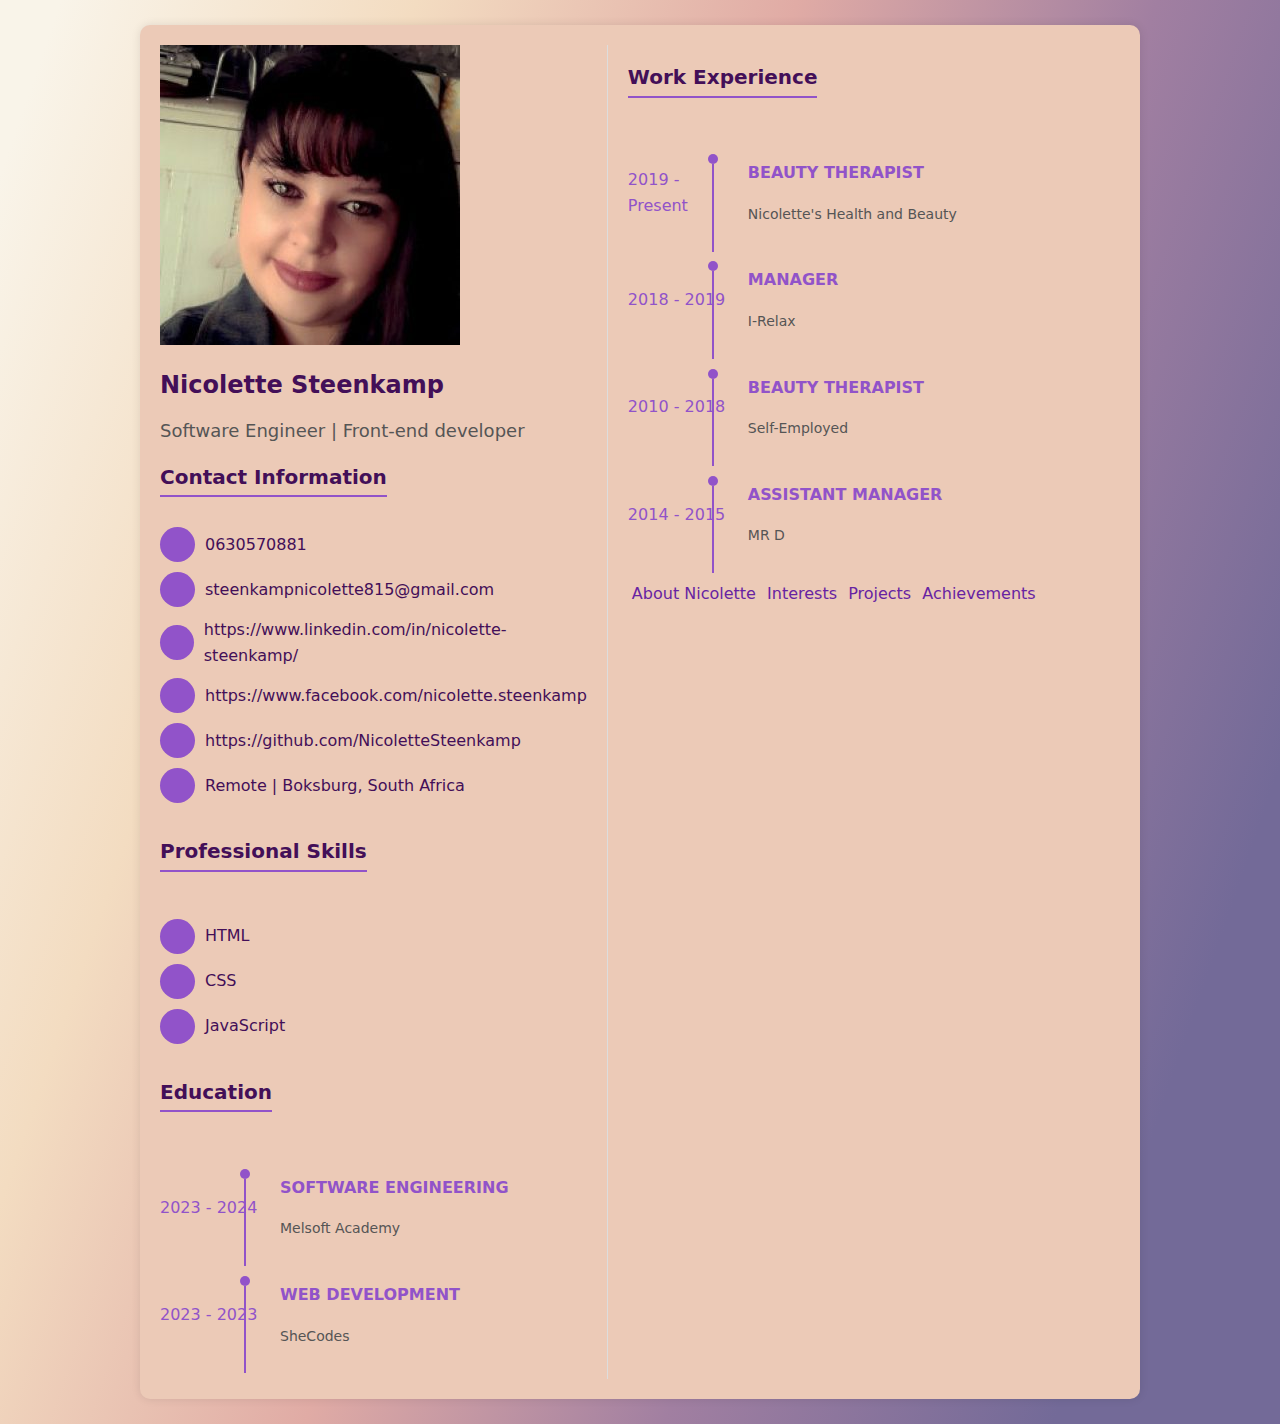
<file: index.html>
<!DOCTYPE html>
<html lang="en">
<head>
    <meta charset="UTF-8" />
    <meta name="viewport" content="width=device-width, initial-scale=1.0" />
    <meta name="description" content="Curriculum Vitae for Nicolette Steenkamp | Junior Software Engineer" />
    <link rel="stylesheet" href="style.css" />
    <title>Curriculum Vitae for Nicolette Steenkamp</title>
    <link rel="stylesheet" href="https://cdnjs.cloudflare.com/ajax/libs/font-awesome/6.4.2/css/all.min.css" integrity="sha512-z3gLpd7yknf1YoNbCzqRKc4qyor8gaKU1qmn+CShxbuBusANI9QpRohGBreCFkKxLhei6S9CQXFEbbKuqLg0DA==" crossorigin="anonymous" referrerpolicy="no-referrer" />
    <link href="https://cdn.jsdelivr.net/npm/bootstrap@5.3.1/dist/css/bootstrap.min.css" rel="stylesheet" integrity="sha384-4bw+/aepP/YC94hEpVNVgiZdgIC5+VKNBQNGCHeKRQN+PtmoHDEXuppvnDJzQIu9" crossorigin="anonymous" />
</head>
<body>
    <div class="wrapper">
        <div class="resume">
            <div class="left">
                <img src="./images/nicolettesteenkamp.jpg" alt="Nicolette Steenkamp" title="photo of Nicolette" class="img-fluid rounded-circle" />
                <h2 class="name">Nicolette Steenkamp</h2>
                <span class="job-title">Software Engineer | Front-end developer</span>
                <h3 class="contactinfo">Contact Information</h3>
                <ul class="socials">
                    <li>
                        <span class="icon"> <i class="fa fa-phone"></i> </span>
                        <span class="text">0630570881</span>
                    </li>
                    <li>
                        <span class="icon"> <i class="fa-solid fa-at"></i></span>
                        <span class="text">steenkampnicolette815@gmail.com</span>
                    </li>
                    <li>
                        <span class="icon"> <i class="fa-brands fa-linkedin"></i></span>
                        <span class="text">https://www.linkedin.com/in/nicolette-steenkamp/</span>
                    </li>
                    <li>
                        <span class="icon"><i class="fa-brands fa-square-facebook"></i></span>
                        <span class="text">https://www.facebook.com/nicolette.steenkamp</span>
                    </li>
                    <li>
                        <span class="icon"><i class="fa-brands fa-github"></i></span>
                        <span class="text">https://github.com/NicoletteSteenkamp</span>
                    </li>
                    <li>
                        <span class="icon"><i class="fa-solid fa-location-dot"></i></span>
                        <span class="text">Remote | Boksburg, South Africa</span>
                    </li>
                </ul>
                <h4 id="skills">Professional Skills</h4>
                <div class="skills">
                    <ul>
                        <li>
                            <div class="li_wrap">
                                <div class="icon"><i class="fab fa-html5"></i></div>
                                <div class="text">HTML</div>
                            </div>
                        </li>
                        <li>
                            <div class="li_wrap">
                                <div class="icon"><i class="fab fa-css3-alt"></i></div>
                                <div class="text">CSS</div>
                            </div>
                        </li>
                        <li>
                            <div class="li_wrap">
                                <div class="icon"><i class="fab fa-js"></i></div>
                                <div class="text">JavaScript</div>
                            </div>
                        </li>
                    </ul>
                </div>
                <h4 id="edu">Education</h4>
                <div class="education">
                    <ul>
                        <li>
                            <div class="li_wrap">
                                <div class="date">2023 - 2024</div>
                                <div class="info">
                                    <p class="info_title">Software Engineering</p>
                                    <p class="info_com">Melsoft Academy</p>
                                </div>
                            </div>
                        </li>
                        <li>
                            <div class="li_wrap">
                                <div class="date">2023 - 2023</div>
                                <div class="info">
                                    <p class="info_title">Web Development</p>
                                    <p class="info_com">SheCodes</p>
                                </div>
                            </div>
                        </li>
                    </ul>
                </div>
            </div>
            <div class="right_inner">
                <h4 id="work">Work Experience</h4>
                <div class="exp">
                    <ul>
                        <li>
                            <div class="li_wrap">
                                <div class="date">2019 - Present</div>
                                <div class="info">
                                    <p class="info_title">Beauty Therapist</p>
                                    <p class="info_com">Nicolette's Health and Beauty</p>
                                </div>
                            </div>
                        </li>
                        <li>
                            <div class="li_wrap">
                                <div class="date">2018 - 2019</div>
                                <div class="info">
                                    <p class="info_title">Manager</p>
                                    <p class="info_com">I-Relax</p>
                                </div>
                            </div>
                        </li>
                        <li>
                            <div class="li_wrap">
                                <div class="date">2010 - 2018</div>
                                <div class="info">
                                    <p class="info_title">Beauty Therapist</p>
                                    <p class="info_com">Self-Employed</p>
                                </div>
                            </div>
                        </li>
                        <li>
                            <div class="li_wrap">
                                <div class="date">2014 - 2015</div>
                                <div class="info">
                                    <p class="info_title">Assistant Manager</p>
                                    <p class="info_com">MR D</p>
                                </div>
                            </div>
                        </li>
                    </ul>
                </div>
                <a href="about-me.html" id="about-me">About Nicolette</a>
                <a href="about-me.html" id="interests">Interests</a>
                <a href="Portfolio.html" id="portfolio">Projects</a>
                <a href="Portfolio.html" id="achievements">Achievements</a>
            </div>
        </div>
    </div>
</body>
</html>
</file>
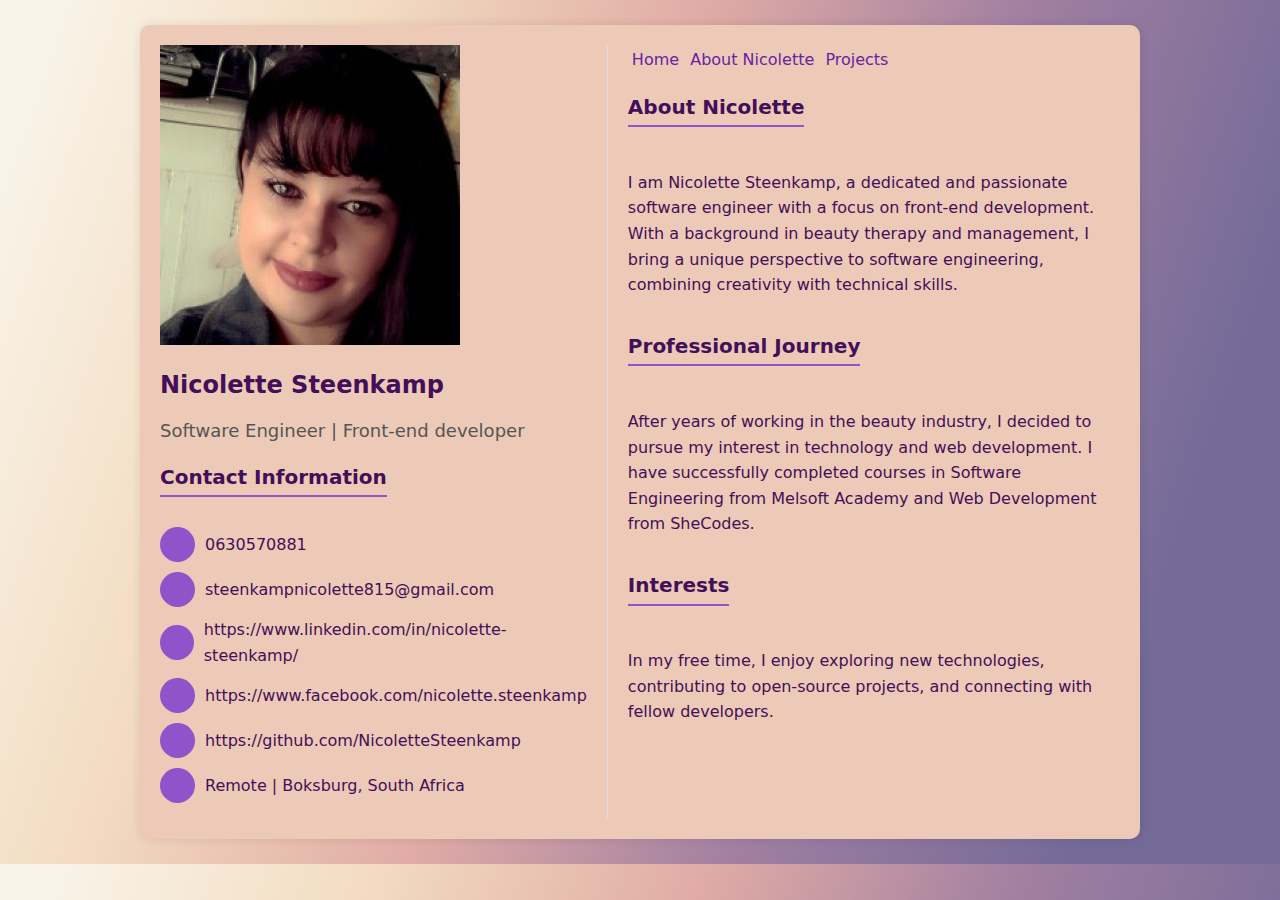
<file: about-me.html>
<!DOCTYPE html>
<html lang="en">
<head>
    <meta charset="UTF-8">
    <meta name="viewport" content="width=device-width, initial-scale=1.0">
    <meta name="description" content="About Nicolette Steenkamp | Junior Software Engineer">
    <link rel="stylesheet" href="style.css">
    <title>About Nicolette Steenkamp</title>
    <link rel="stylesheet" href="https://cdnjs.cloudflare.com/ajax/libs/font-awesome/6.4.2/css/all.min.css" integrity="sha512-z3gLpd7yknf1YoNbCzqRKc4qyor8gaKU1qmn+CShxbuBusANI9QpRohGBreCFkKxLhei6S9CQXFEbbKuqLg0DA==" crossorigin="anonymous" referrerpolicy="no-referrer">
    <link href="https://cdn.jsdelivr.net/npm/bootstrap@5.3.1/dist/css/bootstrap.min.css" rel="stylesheet" integrity="sha384-4bw+/aepP/YC94hEpVNVgiZdgIC5+VKNBQNGCHeKRQN+PtmoHDEXuppvnDJzQIu9" crossorigin="anonymous">
</head>
<body>
    <div class="wrapper">
        <div class="resume">
            <div class="left">
                <img src="./images/nicolettesteenkamp.jpg" alt="Nicolette Steenkamp" title="photo of Nicolette" class="img-fluid rounded-circle">
                <h2 class="name">Nicolette Steenkamp</h2>
                <span class="job-title">Software Engineer | Front-end developer</span>
                <h3 class="contactinfo">Contact Information</h3>
                <ul class="socials">
                    <li>
                        <span class="icon"><i class="fa fa-phone"></i></span>
                        <span class="text">0630570881</span>
                    </li>
                    <li>
                        <span class="icon"><i class="fa-solid fa-at"></i></span>
                        <span class="text">steenkampnicolette815@gmail.com</span>
                    </li>
                    <li>
                        <span class="icon"><i class="fa-brands fa-linkedin"></i></span>
                        <span class="text">https://www.linkedin.com/in/nicolette-steenkamp/</span>
                    </li>
                    <li>
                        <span class="icon"><i class="fa-brands fa-square-facebook"></i></span>
                        <span class="text">https://www.facebook.com/nicolette.steenkamp</span>
                    </li>
                    <li>
                        <span class="icon"><i class="fa-brands fa-github"></i></span>
                        <span class="text">https://github.com/NicoletteSteenkamp</span>
                    </li>
                    <li>
                        <span class="icon"><i class="fa-solid fa-location-dot"></i></span>
                        <span class="text">Remote | Boksburg, South Africa</span>
                    </li>
                </ul>
            </div>
            <div class="right_inner">
                <nav class="nav">
                    <a href="index.html">Home</a>
                    <a href="about-me.html">About Nicolette</a>
                    <a href="portfolio.html">Projects</a>
                    
                </nav>
                <h4>About Nicolette</h4>
                <p>I am Nicolette Steenkamp, a dedicated and passionate software engineer with a focus on front-end development. With a background in beauty therapy and management, I bring a unique perspective to software engineering, combining creativity with technical skills.</p>
                <h4>Professional Journey</h4>
                <p>After years of working in the beauty industry, I decided to pursue my interest in technology and web development. I have successfully completed courses in Software Engineering from Melsoft Academy and Web Development from SheCodes.</p>
                <h4>Interests</h4>
                <p>In my free time, I enjoy exploring new technologies, contributing to open-source projects, and connecting with fellow developers.</p>
            </div>
        </div>
    </div>
</body>
</html>
</file>
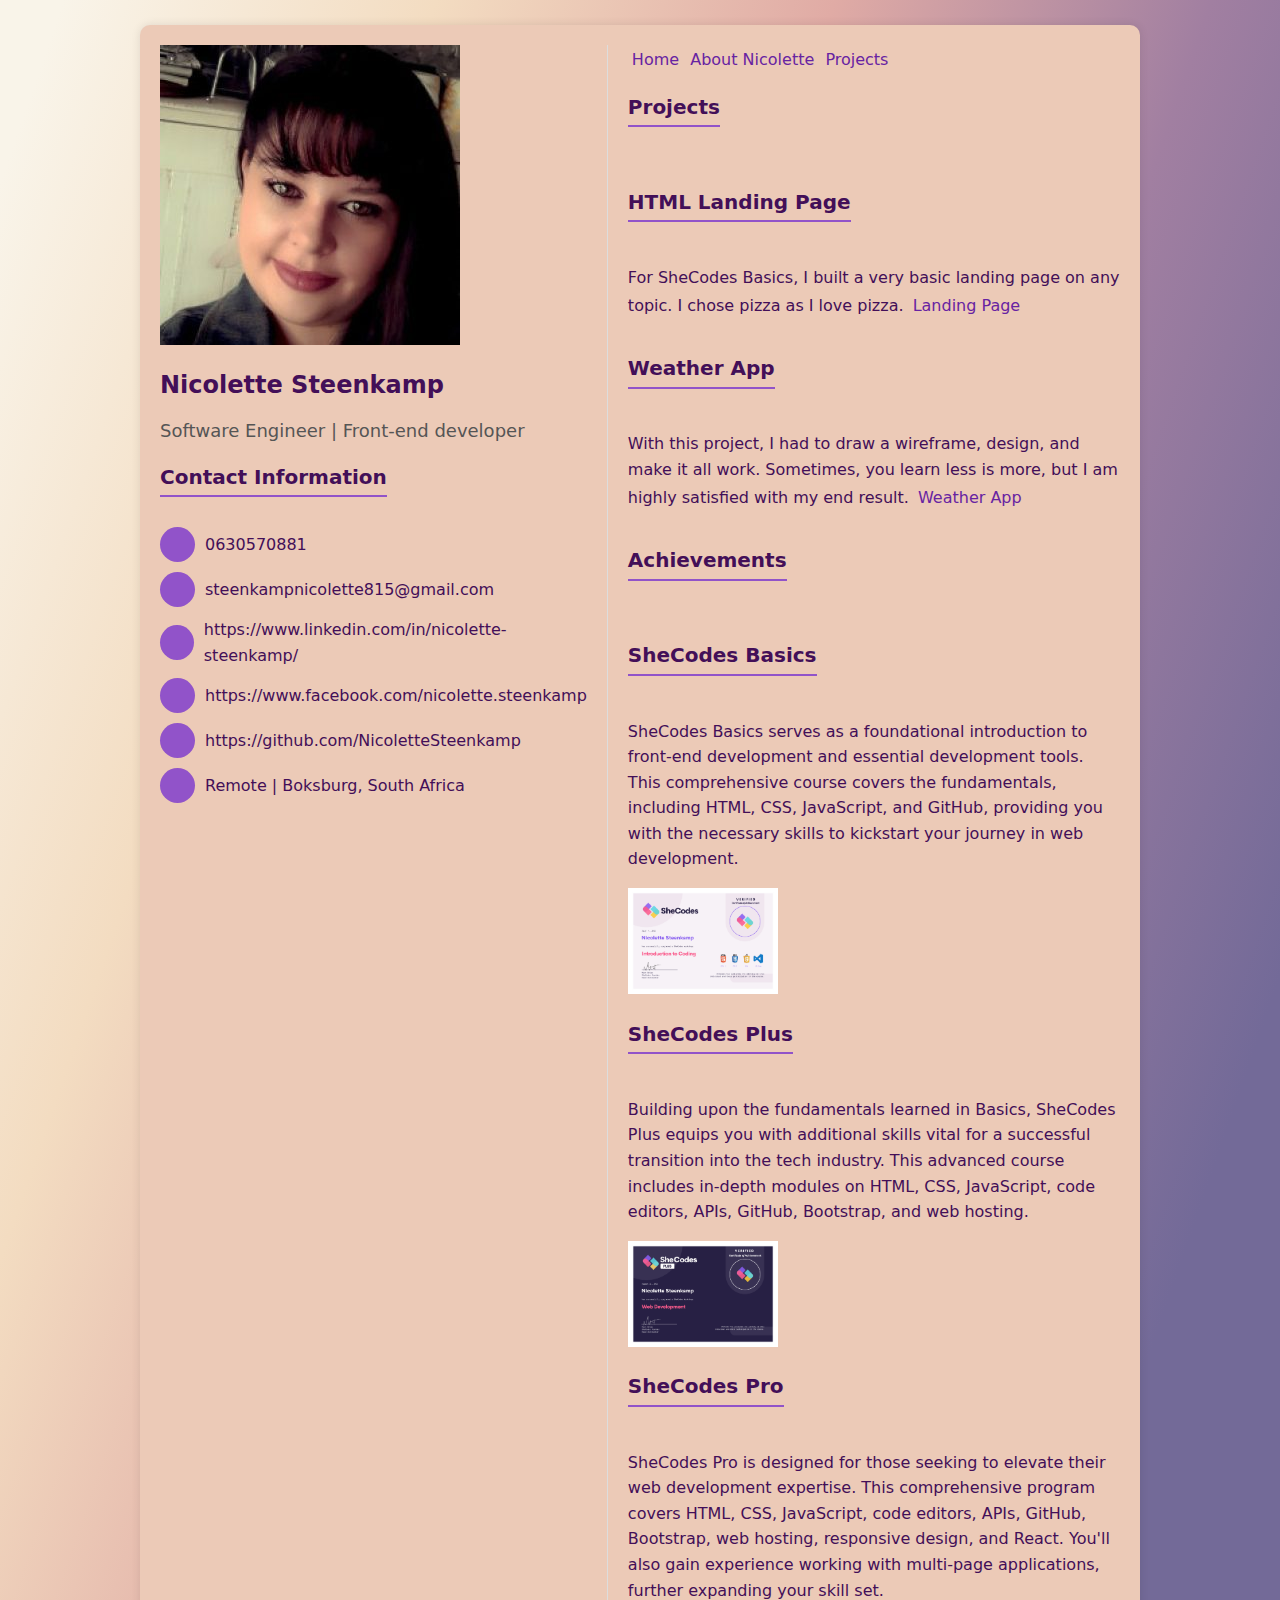
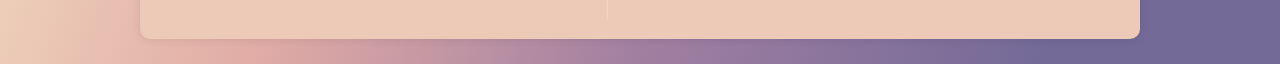
<file: Portfolio.html>
<!DOCTYPE html>
<html lang="en">
  <head>
    <meta charset="UTF-8" />
    <meta name="viewport" content="width=device-width, initial-scale=1.0" />
    <link
      rel="stylesheet"
      href="https://cdnjs.cloudflare.com/ajax/libs/font-awesome/6.4.2/css/all.min.css"
      integrity="sha512-z3gLpd7yknf1YoNbCzqRKc4qyor8gaKU1qmn+CShxbuBusANI9QpRohGBreCFkKxLhei6S9CQXFEbbKuqLg0DA=="
      crossorigin="anonymous"
      referrerpolicy="no-referrer"
    />
    <link
      href="https://cdn.jsdelivr.net/npm/bootstrap@5.3.1/dist/css/bootstrap.min.css"
      rel="stylesheet"
      integrity="sha384-4bw+/aepP/YC94hEpVNVgiZdgIC5+VKNBQNGCHeKRQN+PtmoHDEXuppvnDJzQIu9"
      crossorigin="anonymous"
    />
    <link rel="stylesheet" href="style.css" />
    <title>Portfolio</title>
  </head>
  <body>
    <div class="wrapper">
      <div class="resume">
        <div class="left">
          <img src="./images/nicolettesteenkamp.jpg" alt="Nicolette Steenkamp" title="photo of Nicolette" class="img-fluid rounded-circle" />
          <h2 class="name">Nicolette Steenkamp</h2>
          <span class="job-title">Software Engineer | Front-end developer</span>
          <h3 class="contactinfo">Contact Information</h3>
          <ul class="socials">
            <li>
              <span class="icon"><i class="fa fa-phone"></i></span>
              <span class="text">0630570881</span>
            </li>
            <li>
              <span class="icon"><i class="fa-solid fa-at"></i></span>
              <span class="text">steenkampnicolette815@gmail.com</span>
            </li>
            <li>
              <span class="icon"><i class="fa-brands fa-linkedin"></i></span>
              <span class="text">https://www.linkedin.com/in/nicolette-steenkamp/</span>
            </li>
            <li>
              <span class="icon"><i class="fa-brands fa-square-facebook"></i></span>
              <span class="text">https://www.facebook.com/nicolette.steenkamp</span>
            </li>
            <li>
              <span class="icon"><i class="fa-brands fa-github"></i></span>
              <span class="text">https://github.com/NicoletteSteenkamp</span>
            </li>
            <li>
              <span class="icon"><i class="fa-solid fa-location-dot"></i></span>
              <span class="text">Remote | Boksburg, South Africa</span>
            </li>
          </ul>
        </div>
        <div class="right_inner">
          <nav class="nav">
            <a href="index.html">Home</a>
            <a href="about-me.html">About Nicolette</a>
            <a href="portfolio.html">Projects</a>
            
          </nav>
          <h4>Projects</h4>
          <ul>
            <li>
              <h4>HTML Landing Page</h4>
              <p>For SheCodes Basics, I built a very basic landing page on any topic. I chose pizza as I love pizza. <a href="https://www.shecodes.io/cohorts/1308/projects/1731913" alt="link to the landing page" target="_blank">Landing Page</a></p>
            </li>
            <li>
              <h4>Weather App</h4>
              <p>With this project, I had to draw a wireframe, design, and make it all work. Sometimes, you learn less is more, but I am highly satisfied with my end result. <a href="https://fluffy-florentine-9ab122.netlify.app/" target="_blank">Weather App</a></p>
            </li>
          </ul>
          <h4>Achievements</h4>
          <ul>
            <li>
              <h4>SheCodes Basics</h4>
              <p>SheCodes Basics serves as a foundational introduction to front-end development and essential development tools. This comprehensive course covers the fundamentals, including HTML, CSS, JavaScript, and GitHub, providing you with the necessary skills to kickstart your journey in web development.</p>
              <img src="images/Basic.png" class="img-fluid rounded" width="150px" alt="SheCodes Basics certificate" />
            </li>
            <li>
              <h4>SheCodes Plus</h4>
              <p>Building upon the fundamentals learned in Basics, SheCodes Plus equips you with additional skills vital for a successful transition into the tech industry. This advanced course includes in-depth modules on HTML, CSS, JavaScript, code editors, APIs, GitHub, Bootstrap, and web hosting.</p>
              <img src="images/Plus.png" class="img-fluid rounded" width="150px" alt="SheCodes Plus certificate" />
            </li>
            <li>
              <h4>SheCodes Pro</h4>
              <p>SheCodes Pro is designed for those seeking to elevate their web development expertise. This comprehensive program covers HTML, CSS, JavaScript, code editors, APIs, GitHub, Bootstrap, web hosting, responsive design, and React. You'll also gain experience working with multi-page applications, further expanding your skill set.</p>
            </li>
          </ul>
        </div>
      </div>
    </div>
  </body>
</html>
</file>
<file: style.css>
* {
  padding: 0;
  box-sizing: border-box;
  list-style: none;
  font-family: system-ui, -apple-system, BlinkMacSystemFont, "Segoe UI", Roboto, Oxygen, Ubuntu, Cantarell, "Open Sans", "Helvetica Neue", sans-serif;
  color: #430f58;
}

body {
  background: linear-gradient(109.1deg, rgb(249, 244, 233) 3.4%, rgb(243, 220, 193) 23.5%, rgb(224, 171, 165) 45%, rgb(161, 127, 161) 65.3%, rgb(115, 106, 152) 87.2%);
  font-size: 16px;
  line-height: 1.6em;
}

a {
  text-decoration: none !important;
  color: #6723a2 ;
  margin: 2px;
  padding-left: 2px;
  display: inline-block;
  
}

a:hover {
  color: #9153c9;
  
}

.resume {
  max-width: 1000px;
  margin: 25px auto;
  display: flex;
  justify-content: space-between;
  padding: 20px;
  background-color: #eccab7;
  border-radius: 10px;
  box-shadow: 0 0 10px rgba(0, 0, 0, 0.1);
}

.left {
  flex: 1;
  padding-right: 20px;
  border-right: 1px solid #ddd;
}

.right_inner {
  flex: 2;
  padding-left: 20px;
}

.name {
  font-size: 24px;
  font-weight: bold;
}

.job-title {
  font-size: 18px;
  color: #555;
}

.contactinfo,
h4 {
  margin-top: 20px;
  font-size: 20px;
  border-bottom: 2px solid #9153c9;
  display: inline-block;
  padding-bottom: 5px;
}

.socials {
  margin-top: 10px;
}

.socials li {
  display: flex;
  align-items: center;
  margin-bottom: 10px;
}

.icon {
  width: 35px;
  height: 35px;
  border-radius: 50%;
  margin-right: 10px;
  font-size: 16px;
  position: relative;
  background-color: #9153c9;
  color: white;
  display: flex;
  align-items: center;
  justify-content: center;
}

.skills,
.education,
.exp {
  margin-top: 20px;
}

.skills ul,
.education ul,
.exp ul {
  padding-left: 0;
}

.skills .li_wrap,
.education .li_wrap,
.exp .li_wrap {
  display: flex;
  align-items: center;
  margin-bottom: 10px;
}

.skills .li_wrap .icon,
.education .li_wrap .icon,
.exp .li_wrap .icon {
  margin-right: 10px;
}

.li_wrap .date {
  width: 100px;
  color: #9153c9;
}

.li_wrap .info {
  flex: 1;
  padding-left: 20px;
  position: relative;
}

.info_title {
  font-weight: bold;
  text-transform: uppercase;
  color: #9153c9;
}

.info_com {
  font-size: 14px;
  color: #555;
}

.info_cont {
  margin-top: 10px;
  color: #777;
}

.li_wrap .info:before {
  content: "";
  position: absolute;
  top: 10px;
  left: -20px;
  width: 10px;
  height: 10px;
  background: #9153c9;
  border-radius: 50%;
}

.li_wrap .info:after {
  content: "";
  position: absolute;
  top: 20px;
  left: -16px;
  width: 2px;
  height: 90%;
  background: #9153c9;
}

@media screen and (max-width: 768px) {
  .resume {
    flex-direction: column;
  }

  .left,
  .right_inner {
    padding: 0;
    border: none;
  }

  .right_inner {
    margin-top: 20px;
  }
}
</file>
